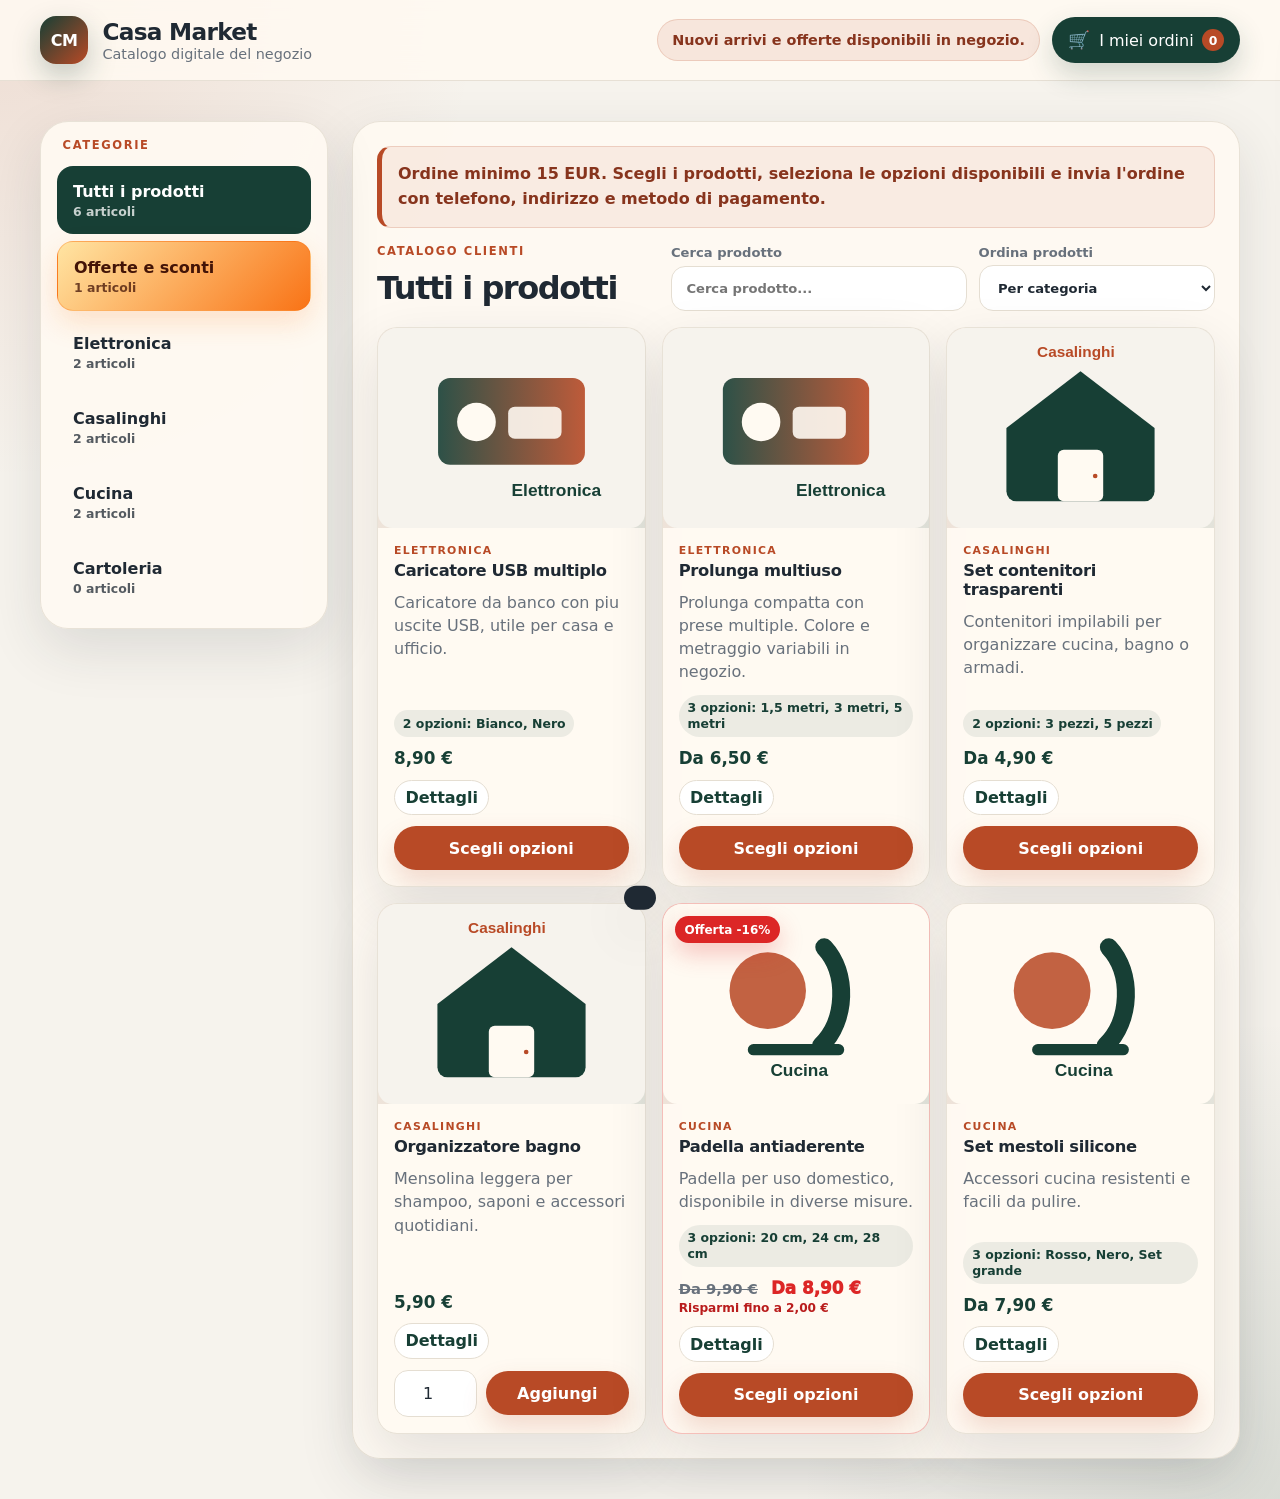
<file: index.html>
<!doctype html>
<html lang="it">
<head>
  <meta charset="utf-8">
  <meta name="viewport" content="width=device-width, initial-scale=1">
  <title>Casa Market - Catalogo clienti</title>
  <meta name="description" content="Catalogo digitale clienti per negozio di casalinghi, prodotti ordinabili per categoria, nome e prezzo.">
  <link rel="stylesheet" href="styles.css">
  <link rel="manifest" href="manifest.webmanifest">
</head>
<body data-page="public">
  <div id="toast" class="toast" aria-live="polite"></div>

  <header class="topbar">
    <button id="openCategories" class="category-toggle" type="button" aria-label="Apri categorie" aria-expanded="false">&#9776;</button>
    <div class="brand-block">
      <div class="logo-mark">CM</div>
      <div>
        <h1 id="shopName">Casa Market</h1>
        <p id="shopSubtitle">Catalogo digitale del negozio</p>
      </div>
    </div>
    <div class="top-actions">
      <div id="topMessage" class="top-message hidden" aria-live="polite"></div>
      <button id="openOrders" class="cart-button" type="button" aria-label="Apri carrello e ordini">
        <span class="cart-icon" aria-hidden="true">&#128722;</span>
        <span>I miei ordini</span>
        <span id="cartBadge" class="badge">0</span>
      </button>
    </div>
  </header>

  <div id="categoryBackdrop" class="category-backdrop hidden"></div>

  <main class="layout">
    <aside class="category-panel" aria-label="Categorie prodotti">
      <div class="category-panel-header">
        <div class="panel-title">Categorie</div>
        <button id="closeCategories" class="icon-button category-close" type="button" aria-label="Chiudi categorie">x</button>
      </div>
      <nav id="categoryList" class="category-list"></nav>
    </aside>

    <section class="catalog-panel">
      <div id="catalogNotice" class="catalog-notice hidden"></div>
      <div class="catalog-heading">
        <div>
          <p class="eyebrow">Catalogo clienti</p>
          <h2 id="activeCategoryTitle">Tutti i prodotti</h2>
        </div>
        <div class="catalog-tools">
          <label>
            Cerca prodotto
            <input id="searchInput" type="search" placeholder="Cerca prodotto..." autocomplete="off">
          </label>
          <label>
            Ordina prodotti
            <select id="productSort">
              <option value="category">Per categoria</option>
              <option value="name">Per nome A-Z</option>
              <option value="price-asc">Prezzo crescente</option>
              <option value="price-desc">Prezzo decrescente</option>
            </select>
          </label>
        </div>
      </div>
      <div id="productGrid" class="product-grid"></div>
      <div id="emptyCatalog" class="empty-state hidden">
        <h3>Nessun prodotto trovato</h3>
        <p>Prova un'altra categoria oppure torna piu tardi.</p>
      </div>
    </section>
  </main>

  <aside id="ordersDrawer" class="drawer" aria-label="Carrello e ordini" aria-hidden="true">
    <div class="drawer-header">
      <div>
        <p class="eyebrow">Cliente</p>
        <h2>Carrello e ordini</h2>
      </div>
      <button id="closeOrders" class="icon-button" type="button" aria-label="Chiudi">x</button>
    </div>

    <div class="drawer-section">
      <h3>Prodotti selezionati</h3>
      <div id="cartItems" class="stack"></div>
      <div class="cart-total">
        <span>Totale indicativo</span>
        <strong id="cartTotal">0,00 EUR</strong>
      </div>
      <form id="checkoutForm" class="checkout-form">
        <p id="minOrderNotice" class="form-hint">Ordine minimo del negozio.</p>
        <label>
          Nome e cognome cliente
          <input id="customerName" type="text" placeholder="Es. Mario Rossi" autocomplete="name" required>
        </label>
        <label>
          Numero di telefono
          <input id="customerContact" type="tel" inputmode="tel" placeholder="Es. 333 1234567" autocomplete="tel" required>
        </label>
        <label>
          Tipo di consegna / indirizzo
          <select id="customerAddressType" required>
            <option value="">Seleziona destinazione</option>
            <option value="Casa / ufficio">Casa / ufficio</option>
            <option value="Mercato martedi">Mercato martedi</option>
            <option value="Mercato mercoledi">Mercato mercoledi</option>
            <option value="Mercato giovedi">Mercato giovedi</option>
          </select>
        </label>
        <label id="customerAddressWrap" class="hidden">
          Indirizzo casa / ufficio
          <input id="customerAddress" type="text" placeholder="Via, numero civico, citta" autocomplete="street-address">
        </label>
        <label>
          Metodo di pagamento
          <select id="customerPayment" required>
            <option value="">Seleziona metodo</option>
            <option value="Contanti alla consegna">Contanti alla consegna</option>
            <option value="Carta alla consegna">Carta alla consegna</option>
            <option value="Altro / da concordare">Altro / da concordare</option>
          </select>
        </label>
        <label>
          Note ordine
          <textarea id="customerNote" rows="3" placeholder="Opzionale: colore, misura, consegna..."></textarea>
        </label>
        <button id="submitOrderButton" class="primary-button" type="submit">Invia ordine</button>
      </form>
    </div>

    <div class="drawer-section">
      <h3>Ordini inviati da questo dispositivo</h3>
      <div id="myOrders" class="stack"></div>
    </div>
  </aside>
  <div id="drawerBackdrop" class="backdrop hidden"></div>

  <section id="productDetailModal" class="modal-shell hidden" aria-label="Dettaglio prodotto" aria-hidden="true">
    <div class="modal-card product-detail-card">
      <button id="closeProductDetail" class="icon-button modal-close" type="button" aria-label="Chiudi">x</button>
      <div id="productDetailBody"></div>
    </div>
  </section>

  <script src="app.js"></script>
</body>
</html>
</file>
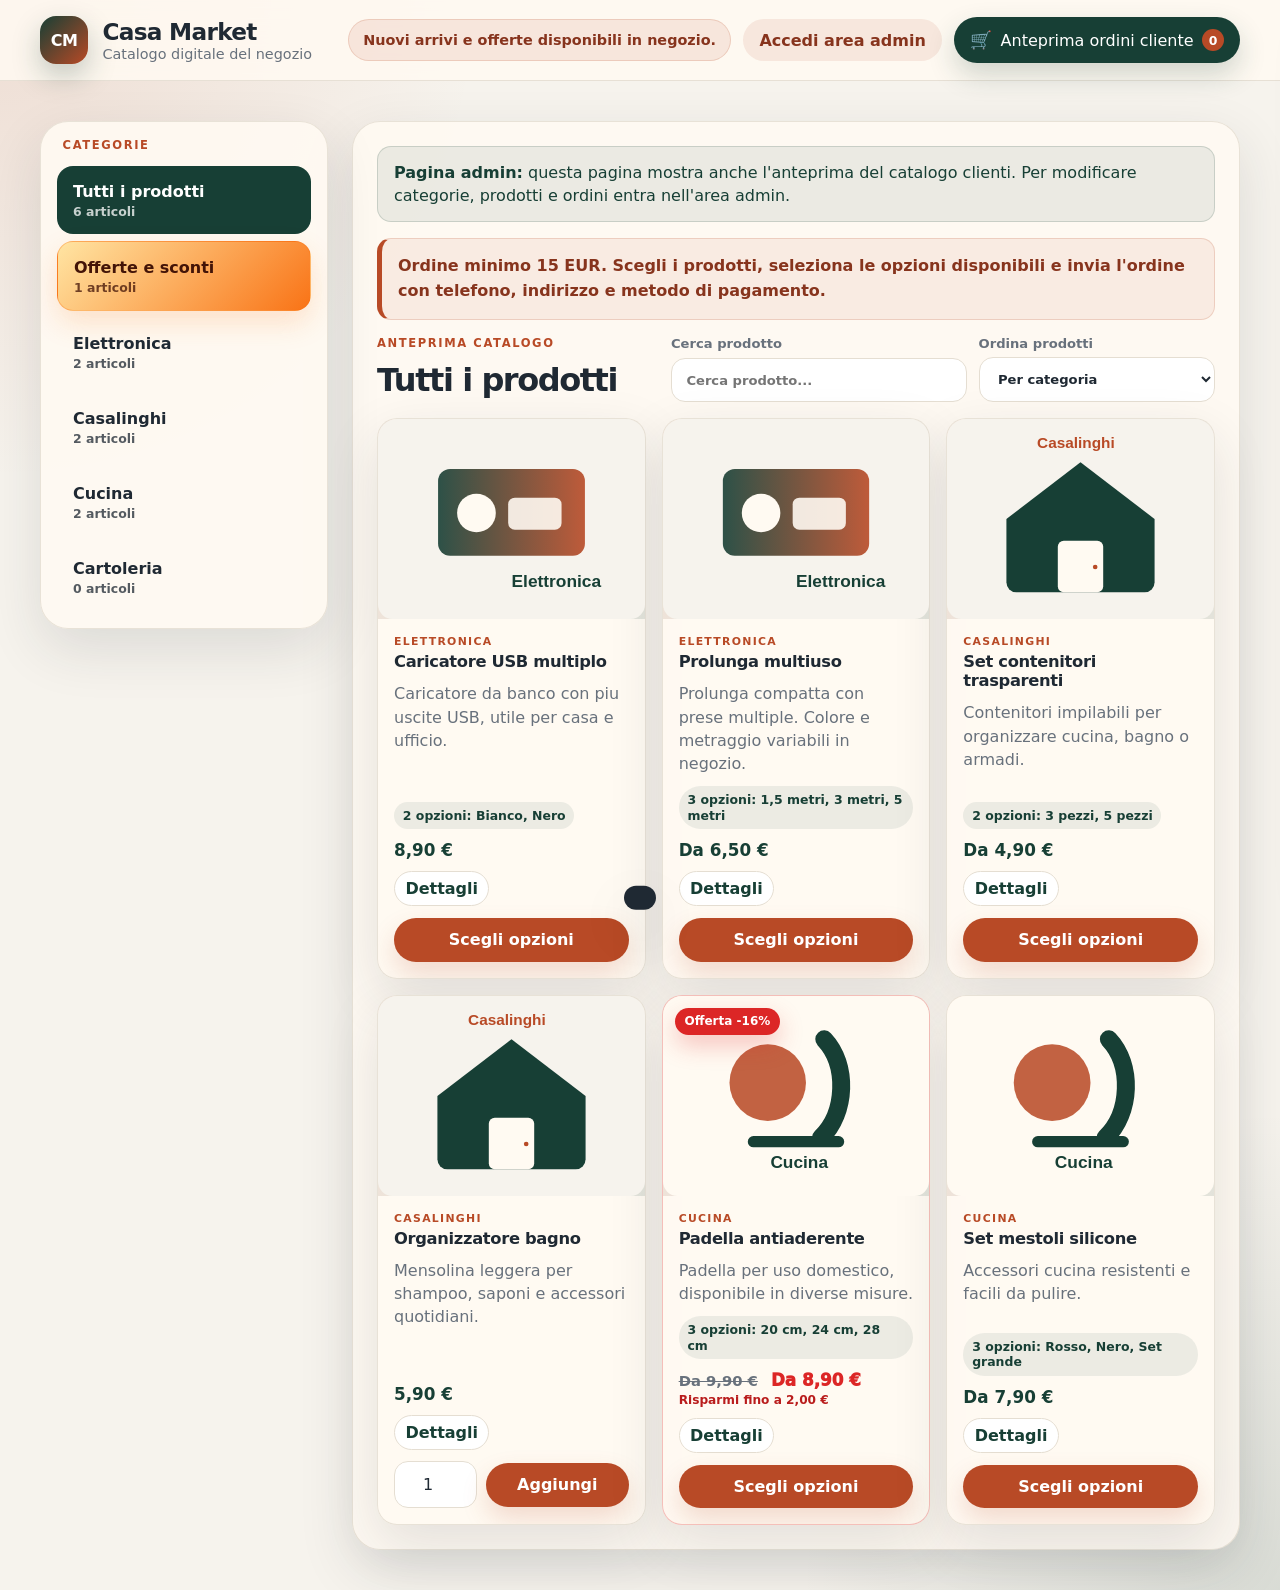
<file: admin.html>
<!doctype html>
<html lang="it">
<head>
  <meta charset="utf-8">
  <meta name="viewport" content="width=device-width, initial-scale=1">
  <title>Casa Market - Area admin</title>
  <meta name="description" content="Pagina amministratore per gestire categorie, prodotti, ordini e QR code del catalogo Casa Market.">
  <meta name="robots" content="noindex, nofollow">
  <link rel="stylesheet" href="styles.css">
  <link rel="manifest" href="manifest.webmanifest">
</head>
<body data-page="admin">
  <div id="toast" class="toast" aria-live="polite"></div>

  <header class="topbar admin-topbar">
    <button id="openCategories" class="category-toggle" type="button" aria-label="Apri categorie" aria-expanded="false">&#9776;</button>
    <div class="brand-block">
      <div class="logo-mark">CM</div>
      <div>
        <h1 id="shopName">Casa Market</h1>
        <p id="shopSubtitle">Catalogo digitale del negozio</p>
      </div>
    </div>
    <div class="top-actions">
      <div id="topMessage" class="top-message hidden" aria-live="polite"></div>
      <button id="adminShortcut" class="ghost-button" type="button">Accedi area admin</button>
      <button id="openOrders" class="cart-button" type="button" aria-label="Apri carrello e ordini">
        <span class="cart-icon" aria-hidden="true">&#128722;</span>
        <span>Anteprima ordini cliente</span>
        <span id="cartBadge" class="badge">0</span>
      </button>
    </div>
  </header>

  <div id="categoryBackdrop" class="category-backdrop hidden"></div>

  <main class="layout">
    <aside class="category-panel" aria-label="Categorie prodotti">
      <div class="category-panel-header">
        <div class="panel-title">Categorie</div>
        <button id="closeCategories" class="icon-button category-close" type="button" aria-label="Chiudi categorie">x</button>
      </div>
      <nav id="categoryList" class="category-list"></nav>
    </aside>

    <section class="catalog-panel">
      <div class="admin-preview-note">
        <strong>Pagina admin:</strong> questa pagina mostra anche l'anteprima del catalogo clienti. Per modificare categorie, prodotti e ordini entra nell'area admin.
      </div>
      <div id="catalogNotice" class="catalog-notice hidden"></div>
      <div class="catalog-heading">
        <div>
          <p class="eyebrow">Anteprima catalogo</p>
          <h2 id="activeCategoryTitle">Tutti i prodotti</h2>
        </div>
        <div class="catalog-tools">
          <label>
            Cerca prodotto
            <input id="searchInput" type="search" placeholder="Cerca prodotto..." autocomplete="off">
          </label>
          <label>
            Ordina prodotti
            <select id="productSort">
              <option value="category">Per categoria</option>
              <option value="name">Per nome A-Z</option>
              <option value="price-asc">Prezzo crescente</option>
              <option value="price-desc">Prezzo decrescente</option>
            </select>
          </label>
        </div>
      </div>
      <div id="productGrid" class="product-grid"></div>
      <div id="emptyCatalog" class="empty-state hidden">
        <h3>Nessun prodotto trovato</h3>
        <p>Prova un'altra categoria oppure aggiungi prodotti dall'area admin.</p>
      </div>
    </section>
  </main>

  <aside id="ordersDrawer" class="drawer" aria-label="Carrello e ordini" aria-hidden="true">
    <div class="drawer-header">
      <div>
        <p class="eyebrow">Anteprima cliente</p>
        <h2>Carrello e ordini</h2>
      </div>
      <button id="closeOrders" class="icon-button" type="button" aria-label="Chiudi">x</button>
    </div>

    <div class="drawer-section">
      <h3>Prodotti selezionati</h3>
      <div id="cartItems" class="stack"></div>
      <div class="cart-total">
        <span>Totale indicativo</span>
        <strong id="cartTotal">0,00 EUR</strong>
      </div>
      <form id="checkoutForm" class="checkout-form">
        <p id="minOrderNotice" class="form-hint">Ordine minimo del negozio.</p>
        <label>
          Nome e cognome cliente
          <input id="customerName" type="text" placeholder="Es. Mario Rossi" autocomplete="name" required>
        </label>
        <label>
          Numero di telefono
          <input id="customerContact" type="tel" inputmode="tel" placeholder="Es. 333 1234567" autocomplete="tel" required>
        </label>
        <label>
          Tipo di consegna / indirizzo
          <select id="customerAddressType" required>
            <option value="">Seleziona destinazione</option>
            <option value="Casa / ufficio">Casa / ufficio</option>
            <option value="Mercato martedi">Mercato martedi</option>
            <option value="Mercato mercoledi">Mercato mercoledi</option>
            <option value="Mercato giovedi">Mercato giovedi</option>
          </select>
        </label>
        <label id="customerAddressWrap" class="hidden">
          Indirizzo casa / ufficio
          <input id="customerAddress" type="text" placeholder="Via, numero civico, citta" autocomplete="street-address">
        </label>
        <label>
          Metodo di pagamento
          <select id="customerPayment" required>
            <option value="">Seleziona metodo</option>
            <option value="Contanti alla consegna">Contanti alla consegna</option>
            <option value="Carta alla consegna">Carta alla consegna</option>
            <option value="Altro / da concordare">Altro / da concordare</option>
          </select>
        </label>
        <label>
          Note ordine
          <textarea id="customerNote" rows="3" placeholder="Opzionale: colore, misura, consegna..."></textarea>
        </label>
        <button id="submitOrderButton" class="primary-button" type="submit">Invia ordine</button>
      </form>
    </div>

    <div class="drawer-section">
      <h3>Ordini inviati da questo dispositivo</h3>
      <div id="myOrders" class="stack"></div>
    </div>
  </aside>
  <div id="drawerBackdrop" class="backdrop hidden"></div>

  <section id="productDetailModal" class="modal-shell hidden" aria-label="Dettaglio prodotto" aria-hidden="true">
    <div class="modal-card product-detail-card">
      <button id="closeProductDetail" class="icon-button modal-close" type="button" aria-label="Chiudi">x</button>
      <div id="productDetailBody"></div>
    </div>
  </section>

  <section id="adminModal" class="modal-shell hidden" aria-label="Area amministratore" aria-hidden="true">
    <div class="modal-card admin-card">
      <button id="closeAdmin" class="icon-button modal-close" type="button" aria-label="Chiudi">x</button>

      <div id="adminLogin" class="admin-login">
        <p class="eyebrow">Area riservata</p>
        <h2>Accesso admin</h2>
        <p class="muted">Inserisci il codice admin del negozio.</p>
        <form id="adminLoginForm" class="inline-form">
          <input id="adminPinInput" type="password" placeholder="Codice admin" autocomplete="current-password" required>
          <button class="primary-button" type="submit">Entra</button>
        </form>
      </div>

      <div id="adminPanel" class="admin-panel hidden">
        <div class="admin-header">
          <div>
            <p class="eyebrow">Gestione negozio</p>
            <h2>Pannello admin</h2>
            <p class="muted small">Da qui puoi aggiungere categorie, caricare prodotti con foto, descrizione e prezzo, e sistemare la disposizione del catalogo.</p>
          </div>
          <button id="adminLogout" class="ghost-button" type="button">Esci</button>
        </div>

        <div class="admin-tabs" role="tablist" aria-label="Sezioni admin">
          <button class="tab-button active" data-tab="settings" type="button">Negozio</button>
          <button class="tab-button" data-tab="categories" type="button">Categorie</button>
          <button class="tab-button" data-tab="products" type="button">Prodotti</button>
          <button class="tab-button" data-tab="orders" type="button">Ordini</button>
          <button class="tab-button" data-tab="qr" type="button">QR code</button>
        </div>

        <div class="admin-content">
          <section class="tab-page active" data-page="settings">
            <h3>Impostazioni negozio</h3>
            <form id="settingsForm" class="grid-form">
              <label>
                Nome negozio
                <input id="settingShopName" type="text" required>
              </label>
              <label>
                Sottotitolo
                <input id="settingSubtitle" type="text" required>
              </label>
              <label>
                Spesa minima generale/predefinita
                <input id="settingMinOrderTotal" type="number" step="0.01" min="0" placeholder="Es. 15.00" required>
              </label>
              <div class="destination-minimums full-span">
                <div>
                  <strong>Spesa minima per destinazione</strong>
                  <p class="muted small">Imposta il minimo d'ordine richiesto per ogni tipo di consegna. Il cliente potra inviare l'ordine solo se raggiunge il minimo della destinazione scelta.</p>
                </div>
                <div class="destination-min-grid">
                  <label>
                    Casa / ufficio
                    <input type="number" step="0.01" min="0" data-min-destination="Casa / ufficio" placeholder="Es. 15.00" required>
                  </label>
                  <label>
                    Mercato martedi
                    <input type="number" step="0.01" min="0" data-min-destination="Mercato martedi" placeholder="Es. 15.00" required>
                  </label>
                  <label>
                    Mercato mercoledi
                    <input type="number" step="0.01" min="0" data-min-destination="Mercato mercoledi" placeholder="Es. 15.00" required>
                  </label>
                  <label>
                    Mercato giovedi
                    <input type="number" step="0.01" min="0" data-min-destination="Mercato giovedi" placeholder="Es. 15.00" required>
                  </label>
                </div>
              </div>
              <label class="full-span">
                Casella informativa sopra il catalogo clienti
                <textarea id="settingCatalogNotice" rows="3" placeholder="Es. Ordine minimo 15 EUR. Consegna disponibile in giornata..."></textarea>
              </label>
              <label class="full-span">
                Messaggio in primo piano in alto
                <input id="settingTopMessage" type="text" placeholder="Es. Nuovi arrivi, promozioni, comunicazioni importanti...">
              </label>
              <button class="primary-button full-span" type="submit">Salva impostazioni</button>
            </form>
          </section>

          <section class="tab-page" data-page="categories">
            <div class="admin-section-heading">
              <div>
                <h3>Categorie verticali</h3>
                <p class="muted">L'admin puo aggiungere, rinominare, eliminare e riordinare le categorie visibili agli utenti.</p>
              </div>
            </div>
            <form id="categoryForm" class="inline-form">
              <input id="categoryNameInput" type="text" placeholder="Nome categoria, es. Elettronica" required>
              <button class="primary-button" type="submit">Aggiungi categoria</button>
            </form>
            <div id="adminCategoryList" class="admin-list"></div>
          </section>

          <section class="tab-page" data-page="products">
            <div class="split-grid">
              <div>
                <h3>Aggiungi o modifica prodotto</h3>
                <p class="muted small">Scegli la categoria, carica la foto, scrivi descrizione, prezzo, varianti ed eventuale offerta, poi salva il prodotto.</p>
                <form id="productForm" class="grid-form">
                  <input id="editingProductId" type="hidden">
                  <label>
                    Categoria
                    <select id="productCategorySelect" required></select>
                  </label>
                  <label>
                    Nome prodotto
                    <input id="productNameInput" type="text" placeholder="Es. Set contenitori" required>
                  </label>
                  <label>
                    Prezzo indicativo
                    <input id="productPriceInput" type="number" step="0.01" min="0" placeholder="Es. 4.90">
                  </label>
                  <label class="checkbox-row sale-checkbox-row">
                    <input id="productSaleEnabledInput" type="checkbox">
                    <span>Prodotto in offerta</span>
                  </label>
                  <label>
                    Prezzo offerta indicativo
                    <input id="productSalePriceInput" type="number" step="0.01" min="0" placeholder="Solo se non ci sono varianti">
                  </label>
                  <p class="form-hint full-span sale-form-hint">Se il prodotto ha misure, colori o grandezze diverse, inserisci il prezzo offerta dentro ogni variante. Il prezzo offerta deve essere piu basso del prezzo normale.</p>
                  <div class="variant-editor full-span">
                    <div class="variant-editor-head">
                      <div>
                        <strong>Varianti prodotto</strong>
                        <p class="muted small">Opzionale: aggiungi misure, grandezze, colori o versioni diverse con prezzo specifico.</p>
                      </div>
                      <button id="addVariantRow" class="mini-button" type="button">Aggiungi variante</button>
                    </div>
                    <div id="productVariantsList" class="variant-list"></div>
                  </div>
                  <label>
                    Foto prodotto
                    <input id="productImageInput" type="file" accept="image/*">
                  </label>
                  <label class="checkbox-row">
                    <input id="productEnabledInput" type="checkbox" checked>
                    <span>Prodotto visibile agli utenti</span>
                  </label>
                  <label class="full-span">
                    Descrizione
                    <textarea id="productDescInput" rows="5" placeholder="Materiale, dimensioni, colore, disponibilita..."></textarea>
                  </label>
                  <div class="form-actions full-span">
                    <button class="primary-button" type="submit">Salva prodotto</button>
                    <button id="resetProductForm" class="ghost-button" type="button">Pulisci</button>
                  </div>
                </form>
              </div>
              <div>
                <div class="admin-section-heading compact">
                  <h3>Prodotti caricati</h3>
                  <select id="adminProductFilter"></select>
                </div>
                <div id="adminProductList" class="admin-list product-admin-list"></div>
              </div>
            </div>
          </section>

          <section class="tab-page" data-page="orders">
            <div class="admin-section-heading">
              <div>
                <h3>Ordini ricevuti</h3>
                <p class="muted">Gli ordini sono salvati in questo browser. Per usarli su piu dispositivi serve un database.</p>
              </div>
              <button id="clearCompletedOrders" class="danger-button" type="button">Cancella ordini chiusi</button>
            </div>
            <div id="adminOrdersList" class="admin-list"></div>
          </section>

          <section class="tab-page" data-page="qr">
            <h3>QR code per clienti</h3>
            <p class="muted">Dopo aver pubblicato il sito online, incolla qui il link pubblico della pagina clienti, cioe index.html, e genera il QR da stampare.</p>
            <div class="qr-grid">
              <form id="qrForm" class="grid-form">
                <label class="full-span">
                  Link pubblico della pagina clienti
                  <input id="qrUrlInput" type="url" placeholder="https://nome-negozio.netlify.app/index.html" required>
                </label>
                <button class="primary-button" type="submit">Genera QR</button>
              </form>
              <div class="qr-preview-card">
                <div id="qrPlaceholder" class="qr-placeholder">QR</div>
                <img id="qrImage" class="qr-image hidden" alt="QR code del catalogo clienti">
                <a id="downloadQr" class="ghost-button hidden" href="#" download="qr-catalogo-clienti.png">Scarica QR</a>
                <p class="muted small">Il QR deve portare alla pagina clienti, non alla pagina admin.</p>
              </div>
            </div>
          </section>
        </div>
      </div>
    </div>
  </section>

  <script src="app.js"></script>
</body>
</html>
</file>
<file: styles.css>
:root {
  --bg: #f6f3ed;
  --surface: #fffaf2;
  --surface-strong: #ffffff;
  --text: #1f2933;
  --muted: #68717c;
  --line: #e5ded2;
  --primary: #b84a26;
  --primary-dark: #87341d;
  --accent: #173f35;
  --danger: #b42318;
  --shadow: 0 20px 55px rgba(31, 41, 51, 0.12);
  --radius-xl: 28px;
  --radius-lg: 20px;
  --radius-md: 14px;
  --radius-sm: 10px;
}

* {
  box-sizing: border-box;
}

body {
  margin: 0;
  font-family: Inter, ui-sans-serif, system-ui, -apple-system, BlinkMacSystemFont, "Segoe UI", sans-serif;
  color: var(--text);
  background:
    radial-gradient(circle at top left, rgba(184, 74, 38, 0.13), transparent 30rem),
    radial-gradient(circle at bottom right, rgba(23, 63, 53, 0.13), transparent 30rem),
    var(--bg);
  min-height: 100vh;
}

button,
input,
textarea,
select {
  font: inherit;
}

button {
  cursor: pointer;
}

.topbar {
  position: sticky;
  top: 0;
  z-index: 40;
  display: flex;
  align-items: center;
  justify-content: space-between;
  gap: 1rem;
  padding: 1rem clamp(1rem, 4vw, 2.5rem);
  background: rgba(255, 250, 242, 0.87);
  backdrop-filter: blur(18px);
  border-bottom: 1px solid rgba(229, 222, 210, 0.9);
}

.brand-block {
  display: flex;
  align-items: center;
  gap: 0.9rem;
}

.logo-mark {
  width: 3rem;
  height: 3rem;
  border-radius: 1rem;
  display: grid;
  place-items: center;
  color: #fff;
  font-weight: 800;
  background: linear-gradient(135deg, var(--accent), var(--primary));
  letter-spacing: -0.04em;
  box-shadow: 0 12px 28px rgba(23, 63, 53, 0.25);
}

h1,
h2,
h3,
p {
  margin-top: 0;
}

h1 {
  margin-bottom: 0.08rem;
  font-size: clamp(1.05rem, 2vw, 1.45rem);
  letter-spacing: -0.03em;
}

h2 {
  font-size: clamp(1.35rem, 2.5vw, 2.1rem);
  letter-spacing: -0.045em;
  margin-bottom: 0.2rem;
}

h3 {
  font-size: 1rem;
  margin-bottom: 0.75rem;
}

#shopSubtitle,
.muted {
  color: var(--muted);
}

#shopSubtitle {
  margin-bottom: 0;
  font-size: 0.9rem;
}

.top-actions {
  display: flex;
  align-items: center;
  gap: 0.75rem;
}

.cart-button,
.primary-button,
.ghost-button,
.danger-button,
.icon-button,
.tab-button {
  border: 0;
  border-radius: 999px;
  transition: transform 0.18s ease, background 0.18s ease, box-shadow 0.18s ease;
}

.cart-button:hover,
.primary-button:hover,
.ghost-button:hover,
.danger-button:hover,
.icon-button:hover,
.tab-button:hover {
  transform: translateY(-1px);
}

.cart-button {
  display: inline-flex;
  align-items: center;
  gap: 0.55rem;
  background: var(--accent);
  color: #fff;
  padding: 0.75rem 1rem;
  box-shadow: 0 12px 28px rgba(23, 63, 53, 0.2);
}

.cart-icon {
  font-size: 1.1rem;
}

.badge {
  min-width: 1.35rem;
  height: 1.35rem;
  padding: 0 0.3rem;
  display: inline-grid;
  place-items: center;
  background: var(--primary);
  color: #fff;
  border-radius: 999px;
  font-size: 0.78rem;
  font-weight: 800;
}

.primary-button {
  background: var(--primary);
  color: #fff;
  padding: 0.78rem 1.05rem;
  font-weight: 750;
  box-shadow: 0 12px 26px rgba(184, 74, 38, 0.18);
}

.primary-button:hover {
  background: var(--primary-dark);
}

.primary-button:disabled,
.primary-button:disabled:hover {
  background: #c8bdb0;
  color: #fffaf2;
  box-shadow: none;
  cursor: not-allowed;
  transform: none;
}

.ghost-button {
  background: rgba(23, 63, 53, 0.08);
  color: var(--accent);
  padding: 0.72rem 1rem;
  font-weight: 700;
}

.danger-button {
  background: rgba(180, 35, 24, 0.1);
  color: var(--danger);
  padding: 0.72rem 1rem;
  font-weight: 700;
}

.icon-button {
  width: 2.55rem;
  height: 2.55rem;
  background: rgba(31, 41, 51, 0.08);
  color: var(--text);
  font-weight: 900;
}

.layout {
  display: grid;
  grid-template-columns: minmax(13rem, 18rem) 1fr;
  gap: clamp(1rem, 3vw, 1.5rem);
  padding: clamp(1rem, 4vw, 2.5rem);
  max-width: 1480px;
  margin: 0 auto;
}

.category-panel,
.catalog-panel,
.modal-card,
.drawer,
.product-card,
.admin-list-item,
.qr-preview-card,
.empty-state {
  background: rgba(255, 250, 242, 0.9);
  border: 1px solid rgba(229, 222, 210, 0.86);
  box-shadow: var(--shadow);
}

.category-panel {
  position: sticky;
  top: 6rem;
  align-self: start;
  padding: 1rem;
  border-radius: var(--radius-xl);
  max-height: calc(100vh - 7rem);
  overflow: auto;
}

.panel-title,
.eyebrow {
  color: var(--primary);
  text-transform: uppercase;
  letter-spacing: 0.14em;
  font-size: 0.72rem;
  font-weight: 850;
}

.panel-title {
  margin: 0 0 0.9rem 0.35rem;
}

.category-list {
  display: grid;
  gap: 0.45rem;
}

.category-button {
  width: 100%;
  border: 0;
  text-align: left;
  border-radius: 1rem;
  padding: 0.95rem 1rem;
  background: transparent;
  color: var(--text);
  font-weight: 760;
}

.category-button:hover,
.category-button.active {
  background: var(--accent);
  color: #fff;
}

.category-count {
  display: block;
  margin-top: 0.22rem;
  font-size: 0.78rem;
  font-weight: 600;
  opacity: 0.76;
}

.catalog-panel {
  min-height: 70vh;
  border-radius: var(--radius-xl);
  padding: clamp(1rem, 3vw, 1.5rem);
}

.catalog-heading {
  display: flex;
  justify-content: space-between;
  align-items: flex-end;
  gap: 1rem;
  margin-bottom: 1rem;
}

.search-wrap {
  min-width: min(21rem, 100%);
}

input,
textarea,
select {
  width: 100%;
  border: 1px solid var(--line);
  border-radius: var(--radius-md);
  background: #fff;
  color: var(--text);
  padding: 0.82rem 0.9rem;
  outline: none;
}

input:focus,
textarea:focus,
select:focus {
  border-color: var(--primary);
  box-shadow: 0 0 0 4px rgba(184, 74, 38, 0.12);
}

.product-grid {
  display: grid;
  grid-template-columns: repeat(auto-fill, minmax(230px, 1fr));
  gap: 1rem;
}

.product-card {
  border-radius: var(--radius-lg);
  overflow: hidden;
  display: flex;
  flex-direction: column;
  min-height: 100%;
}

.product-image {
  aspect-ratio: 4 / 3;
  background: linear-gradient(135deg, rgba(184, 74, 38, 0.12), rgba(23, 63, 53, 0.12));
  overflow: hidden;
}

.product-image img {
  width: 100%;
  height: 100%;
  object-fit: cover;
  display: block;
}

.product-body {
  padding: 1rem;
  display: flex;
  flex-direction: column;
  gap: 0.7rem;
  flex: 1;
}

.product-body h3 {
  margin-bottom: 0;
  font-size: 1.02rem;
  letter-spacing: -0.02em;
}

.product-description {
  color: var(--muted);
  line-height: 1.45;
  margin-bottom: 0;
  flex: 1;
}

.product-price {
  font-size: 1.05rem;
  font-weight: 850;
  color: var(--accent);
}

.quantity-row {
  display: grid;
  grid-template-columns: 5.2rem 1fr;
  gap: 0.55rem;
  align-items: center;
}

.quantity-row input {
  text-align: center;
}

.drawer {
  position: fixed;
  inset: 0 0 0 auto;
  z-index: 80;
  width: min(100vw, 440px);
  padding: 1.1rem;
  border-radius: var(--radius-xl) 0 0 var(--radius-xl);
  transform: translateX(110%);
  transition: transform 0.22s ease;
  overflow: auto;
}

.drawer.open {
  transform: translateX(0);
}

.drawer-header,
.admin-header,
.admin-section-heading,
.cart-total,
.item-row,
.order-top,
.product-admin-top {
  display: flex;
  justify-content: space-between;
  gap: 1rem;
  align-items: center;
}

.drawer-section {
  border-top: 1px solid var(--line);
  padding-top: 1rem;
  margin-top: 1rem;
}

.stack {
  display: grid;
  gap: 0.75rem;
}

.cart-item,
.order-card {
  background: rgba(255, 255, 255, 0.7);
  border: 1px solid var(--line);
  border-radius: var(--radius-lg);
  padding: 0.85rem;
}

.item-row {
  align-items: flex-start;
}

.item-title {
  font-weight: 800;
  margin-bottom: 0.2rem;
}

.item-meta,
.small {
  color: var(--muted);
  font-size: 0.86rem;
}

.item-controls {
  display: flex;
  gap: 0.4rem;
  align-items: center;
}

.item-controls button {
  width: 2rem;
  height: 2rem;
  border-radius: 999px;
  border: 1px solid var(--line);
  background: #fff;
  font-weight: 900;
}

.cart-total {
  padding: 0.9rem 0;
  font-size: 1.05rem;
}

.checkout-form,
.grid-form {
  display: grid;
  gap: 0.85rem;
}

.checkout-form label,
.grid-form label {
  display: grid;
  gap: 0.35rem;
  font-weight: 720;
}

.form-hint {
  margin: 0;
  padding: 0.72rem 0.85rem;
  border-radius: var(--radius-md);
  background: rgba(184, 74, 38, 0.1);
  color: var(--primary-dark);
  font-weight: 750;
}

.form-hint.ok {
  background: rgba(23, 63, 53, 0.1);
  color: var(--accent);
}

.backdrop {
  position: fixed;
  inset: 0;
  z-index: 70;
  background: rgba(31, 41, 51, 0.42);
  backdrop-filter: blur(5px);
}

.modal-shell {
  position: fixed;
  inset: 0;
  z-index: 100;
  display: grid;
  place-items: center;
  padding: 1rem;
  background: rgba(31, 41, 51, 0.42);
  backdrop-filter: blur(8px);
}

.modal-card {
  position: relative;
  border-radius: var(--radius-xl);
  width: min(1100px, 100%);
  max-height: 92vh;
  overflow: auto;
  padding: clamp(1rem, 3vw, 1.5rem);
}

.modal-close {
  position: absolute;
  top: 1rem;
  right: 1rem;
}

.admin-login {
  max-width: 460px;
  padding: 1rem 2.8rem 1rem 0;
}

.inline-form {
  display: flex;
  gap: 0.65rem;
  align-items: center;
}

.inline-form input {
  min-width: 0;
}

.admin-tabs {
  display: flex;
  gap: 0.55rem;
  flex-wrap: wrap;
  margin: 1rem 0;
  border-bottom: 1px solid var(--line);
  padding-bottom: 0.75rem;
}

.tab-button {
  padding: 0.72rem 0.95rem;
  background: rgba(31, 41, 51, 0.07);
  color: var(--text);
  font-weight: 760;
}

.tab-button.active {
  background: var(--accent);
  color: #fff;
}

.tab-page {
  display: none;
}

.tab-page.active {
  display: block;
}

.grid-form {
  grid-template-columns: repeat(2, minmax(0, 1fr));
}

.full-span {
  grid-column: 1 / -1;
}

.form-actions {
  display: flex;
  gap: 0.6rem;
  flex-wrap: wrap;
}

.checkbox-row {
  display: flex !important;
  align-items: center;
  gap: 0.55rem !important;
  align-self: end;
}

.checkbox-row input {
  width: auto;
}

.admin-list {
  display: grid;
  gap: 0.7rem;
  margin-top: 1rem;
}

.admin-list-item {
  border-radius: var(--radius-lg);
  padding: 0.85rem;
}

.admin-row-actions {
  display: flex;
  gap: 0.4rem;
  flex-wrap: wrap;
}

.mini-button {
  border: 1px solid var(--line);
  background: #fff;
  color: var(--text);
  border-radius: 999px;
  padding: 0.45rem 0.65rem;
  font-weight: 800;
}

.mini-button.danger {
  color: var(--danger);
  border-color: rgba(180, 35, 24, 0.25);
}

.split-grid {
  display: grid;
  grid-template-columns: minmax(280px, 0.9fr) minmax(320px, 1.1fr);
  gap: 1.25rem;
}

.compact {
  margin-bottom: 0.65rem;
}

.compact select {
  max-width: 220px;
}

.product-admin-list .admin-list-item {
  display: grid;
  gap: 0.6rem;
}

.admin-product-thumb {
  width: 64px;
  height: 64px;
  border-radius: 14px;
  overflow: hidden;
  flex: 0 0 auto;
  background: linear-gradient(135deg, rgba(184, 74, 38, 0.14), rgba(23, 63, 53, 0.14));
}

.admin-product-thumb img {
  width: 100%;
  height: 100%;
  object-fit: cover;
}

.product-admin-top {
  justify-content: flex-start;
}

.status-pill {
  display: inline-flex;
  align-items: center;
  border-radius: 999px;
  padding: 0.25rem 0.55rem;
  background: rgba(23, 63, 53, 0.1);
  color: var(--accent);
  font-weight: 800;
  font-size: 0.78rem;
}

.qr-grid {
  display: grid;
  grid-template-columns: minmax(280px, 1fr) 280px;
  gap: 1rem;
  align-items: start;
}

.qr-preview-card {
  border-radius: var(--radius-lg);
  padding: 1rem;
  text-align: center;
}

.qr-placeholder,
.qr-image {
  width: 220px;
  height: 220px;
  max-width: 100%;
  margin: 0 auto 0.9rem;
  border-radius: 18px;
}

.qr-placeholder {
  display: grid;
  place-items: center;
  background: repeating-linear-gradient(45deg, #fff, #fff 8px, #f0e8dc 8px, #f0e8dc 16px);
  color: var(--muted);
  font-weight: 900;
  font-size: 2rem;
  border: 1px solid var(--line);
}

.qr-image {
  display: block;
  object-fit: contain;
  border: 1px solid var(--line);
  background: #fff;
}

.empty-state {
  border-radius: var(--radius-lg);
  padding: 2rem;
  text-align: center;
}

.toast {
  position: fixed;
  left: 50%;
  bottom: 1.2rem;
  transform: translate(-50%, 120%);
  z-index: 130;
  background: var(--text);
  color: #fff;
  padding: 0.75rem 1rem;
  border-radius: 999px;
  box-shadow: var(--shadow);
  transition: transform 0.2s ease;
  max-width: min(92vw, 520px);
  text-align: center;
}

.toast.show {
  transform: translate(-50%, 0);
}

.hidden {
  display: none !important;
}

@media (max-width: 920px) {
  .layout {
    grid-template-columns: 1fr;
  }

  .category-panel {
    position: static;
    max-height: none;
  }

  .category-list {
    display: flex;
    overflow-x: auto;
    padding-bottom: 0.2rem;
  }

  .category-button {
    min-width: 11.5rem;
  }

  .catalog-heading,
  .drawer-header,
  .admin-section-heading {
    align-items: flex-start;
    flex-direction: column;
  }

  .split-grid,
  .qr-grid {
    grid-template-columns: 1fr;
  }
}

@media (max-width: 620px) {
  .topbar {
    align-items: flex-start;
    flex-direction: column;
  }

  .top-actions {
    width: 100%;
    justify-content: space-between;
  }

  .ghost-button,
  .cart-button,
  .primary-button,
  .danger-button {
    padding-inline: 0.82rem;
  }

  .catalog-heading {
    margin-bottom: 0.8rem;
  }

  .search-wrap {
    min-width: 100%;
  }

  .grid-form,
  .inline-form {
    grid-template-columns: 1fr;
    display: grid;
  }

  .drawer {
    width: 100vw;
    border-radius: 0;
  }
}

.catalog-tools {
  display: grid;
  grid-template-columns: minmax(180px, 1fr) minmax(180px, 0.8fr);
  gap: 0.75rem;
  min-width: min(34rem, 100%);
}

.catalog-tools label {
  display: grid;
  gap: 0.35rem;
  color: var(--muted);
  font-size: 0.84rem;
  font-weight: 720;
}

.product-card {
  cursor: pointer;
}

.product-card:hover,
.product-card:focus-visible {
  transform: translateY(-2px);
  outline: none;
  box-shadow: 0 24px 60px rgba(31, 41, 51, 0.16);
}

.click-hint {
  color: var(--primary);
  font-size: 0.72rem;
  font-weight: 850;
  text-transform: uppercase;
  letter-spacing: 0.1em;
}

.product-detail-card {
  width: min(940px, 100%);
}

.product-detail-grid {
  display: grid;
  grid-template-columns: minmax(240px, 0.85fr) minmax(280px, 1fr);
  gap: clamp(1rem, 3vw, 1.5rem);
  align-items: start;
  padding-top: 1rem;
}

.product-detail-image {
  border-radius: var(--radius-xl);
  overflow: hidden;
  background: linear-gradient(135deg, rgba(184, 74, 38, 0.12), rgba(23, 63, 53, 0.12));
  aspect-ratio: 4 / 3;
}

.product-detail-image img {
  width: 100%;
  height: 100%;
  object-fit: cover;
  display: block;
}

.product-detail-info {
  display: grid;
  gap: 0.85rem;
  padding-right: 2.7rem;
}

.detail-price {
  font-size: 1.35rem;
}

.detail-description {
  color: var(--muted);
  line-height: 1.6;
  margin-bottom: 0;
  white-space: pre-wrap;
}

.detail-quantity-row {
  max-width: 420px;
}

.admin-preview-note {
  margin-bottom: 1rem;
  padding: 0.8rem 1rem;
  border-radius: var(--radius-md);
  background: rgba(23, 63, 53, 0.08);
  color: var(--accent);
  line-height: 1.45;
}

@media (max-width: 920px) {
  .catalog-tools,
  .product-detail-grid {
    grid-template-columns: 1fr;
  }

  .product-detail-info {
    padding-right: 0;
  }
}

.catalog-tools {
  display: grid;
  grid-template-columns: minmax(190px, 1fr) minmax(190px, 0.8fr);
  gap: 0.75rem;
  width: min(520px, 100%);
}

.catalog-tools label {
  display: grid;
  gap: 0.35rem;
  color: var(--muted);
  font-size: 0.82rem;
  font-weight: 760;
}

.admin-preview-note {
  margin-bottom: 1rem;
  padding: 0.85rem 1rem;
  border: 1px solid rgba(23, 63, 53, 0.16);
  border-radius: var(--radius-md);
  background: rgba(23, 63, 53, 0.08);
  color: var(--accent);
  line-height: 1.45;
}

.clickable-product {
  cursor: pointer;
}

.clickable-product:hover {
  transform: translateY(-2px);
  box-shadow: 0 24px 58px rgba(31, 41, 51, 0.16);
}

.clickable-product:focus-visible {
  outline: 4px solid rgba(184, 74, 38, 0.25);
  outline-offset: 4px;
}

.product-category-label {
  color: var(--primary);
  text-transform: uppercase;
  letter-spacing: 0.12em;
  font-size: 0.68rem;
  font-weight: 850;
  margin-bottom: 0.25rem;
}

.product-card-actions {
  display: flex;
  justify-content: flex-start;
}

.detail-button {
  color: var(--accent);
}

.product-detail-card {
  width: min(900px, 100%);
}

.product-detail-grid {
  display: grid;
  grid-template-columns: minmax(260px, 0.95fr) minmax(280px, 1.05fr);
  gap: clamp(1rem, 3vw, 1.5rem);
  align-items: start;
}

.product-detail-image {
  overflow: hidden;
  border-radius: var(--radius-lg);
  background: linear-gradient(135deg, rgba(184, 74, 38, 0.12), rgba(23, 63, 53, 0.12));
  border: 1px solid var(--line);
}

.product-detail-image img {
  width: 100%;
  aspect-ratio: 4 / 3;
  object-fit: cover;
  display: block;
}

.product-detail-info {
  padding-right: 2.4rem;
}

.product-detail-description {
  color: var(--muted);
  line-height: 1.6;
  margin: 1rem 0;
}

.product-detail-price {
  font-size: clamp(1.5rem, 3vw, 2.1rem);
  font-weight: 900;
  color: var(--accent);
  margin-bottom: 1rem;
}

.product-detail-actions {
  display: grid;
  grid-template-columns: minmax(7rem, 0.45fr) 1fr;
  gap: 0.75rem;
  align-items: end;
}

.product-detail-actions label {
  display: grid;
  gap: 0.35rem;
  font-weight: 760;
}

.admin-topbar .ghost-button {
  background: rgba(184, 74, 38, 0.1);
  color: var(--primary-dark);
}

@media (max-width: 920px) {
  .catalog-tools,
  .product-detail-grid,
  .product-detail-actions {
    grid-template-columns: 1fr;
  }

  .product-detail-info {
    padding-right: 0;
  }
}

@media (max-width: 620px) {
  .catalog-tools {
    width: 100%;
  }

  .top-actions {
    flex-wrap: wrap;
  }
}

.product-card {
  transition: transform 0.18s ease, box-shadow 0.18s ease;
}

.top-message {
  max-width: min(34rem, 42vw);
  padding: 0.7rem 0.9rem;
  border: 1px solid rgba(184, 74, 38, 0.18);
  border-radius: 999px;
  background: rgba(184, 74, 38, 0.1);
  color: var(--primary-dark);
  font-weight: 800;
  font-size: 0.9rem;
  line-height: 1.25;
  white-space: nowrap;
  overflow: hidden;
  text-overflow: ellipsis;
}

.catalog-notice {
  margin-bottom: 1rem;
  padding: 0.95rem 1rem;
  border: 1px solid rgba(184, 74, 38, 0.18);
  border-left: 5px solid var(--primary);
  border-radius: var(--radius-md);
  background: rgba(184, 74, 38, 0.08);
  color: var(--primary-dark);
  line-height: 1.55;
  font-weight: 720;
  white-space: pre-wrap;
}

.variant-summary {
  display: inline-flex;
  align-self: flex-start;
  padding: 0.35rem 0.55rem;
  border-radius: 999px;
  background: rgba(23, 63, 53, 0.08);
  color: var(--accent);
  font-size: 0.78rem;
  font-weight: 800;
  line-height: 1.25;
}

.single-action-row {
  grid-template-columns: 1fr;
}

.full-button {
  width: 100%;
}

.variant-chooser {
  display: grid;
  gap: 0.6rem;
  margin-top: 0.4rem;
}

.variant-title {
  color: var(--text);
  font-weight: 850;
}

.variant-options {
  display: grid;
  gap: 0.55rem;
}

.variant-option {
  display: grid;
  grid-template-columns: auto 1fr auto;
  gap: 0.65rem;
  align-items: center;
  padding: 0.75rem 0.85rem;
  border: 1px solid var(--line);
  border-radius: var(--radius-md);
  background: rgba(255, 255, 255, 0.72);
  cursor: pointer;
}

.variant-option:has(input:checked) {
  border-color: var(--primary);
  box-shadow: 0 0 0 4px rgba(184, 74, 38, 0.1);
}

.variant-option input {
  width: auto;
}

.variant-option span {
  font-weight: 800;
}

.variant-option strong {
  color: var(--accent);
}

.variant-editor {
  display: grid;
  gap: 0.75rem;
  padding: 0.85rem;
  border: 1px dashed rgba(23, 63, 53, 0.32);
  border-radius: var(--radius-lg);
  background: rgba(23, 63, 53, 0.05);
}

.variant-editor-head {
  display: flex;
  justify-content: space-between;
  gap: 0.8rem;
  align-items: center;
}

.variant-editor-head p {
  margin-bottom: 0;
}

.variant-list {
  display: grid;
  gap: 0.65rem;
}

.variant-row {
  display: grid;
  grid-template-columns: minmax(150px, 1fr) minmax(110px, 0.55fr) auto;
  gap: 0.6rem;
  align-items: end;
  padding: 0.7rem;
  border: 1px solid var(--line);
  border-radius: var(--radius-md);
  background: rgba(255, 255, 255, 0.72);
}

.variant-row label {
  display: grid;
  gap: 0.3rem;
}

@media (max-width: 920px) {
  .top-message {
    max-width: 100%;
    white-space: normal;
    border-radius: var(--radius-md);
  }

  .variant-editor-head,
  .variant-row {
    grid-template-columns: 1fr;
    align-items: stretch;
  }
}

.category-button.discount-category {
  background: linear-gradient(135deg, #ffe5a3, #f97316);
  color: #431407;
  border: 1px solid rgba(249, 115, 22, 0.35);
  box-shadow: 0 12px 28px rgba(249, 115, 22, 0.18);
}

.category-button.discount-category:hover,
.category-button.discount-category.active {
  background: linear-gradient(135deg, #f97316, var(--primary));
  color: #fff;
}

.product-image,
.product-detail-image {
  position: relative;
}

.sale-badge {
  position: absolute;
  top: 0.75rem;
  left: 0.75rem;
  z-index: 2;
  display: inline-flex;
  align-items: center;
  gap: 0.3rem;
  padding: 0.42rem 0.62rem;
  border-radius: 999px;
  background: #dc2626;
  color: #fff;
  font-size: 0.75rem;
  font-weight: 900;
  box-shadow: 0 10px 24px rgba(220, 38, 38, 0.26);
}

.detail-sale-badge {
  top: 1rem;
  left: 1rem;
}

.product-on-sale {
  border-color: rgba(220, 38, 38, 0.28);
}

.old-price {
  display: inline-block;
  color: var(--muted);
  text-decoration: line-through;
  font-size: 0.88em;
  font-weight: 700;
  margin-right: 0.45rem;
}

.sale-price {
  display: inline-block;
  color: #dc2626;
  font-weight: 950;
}

.discount-info {
  display: block;
  color: #b91c1c;
  font-size: 0.76rem;
  font-weight: 850;
  margin-top: 0.18rem;
}

.product-detail-price .sale-price {
  font-size: 1.05em;
}

.sale-detail-note {
  display: grid;
  gap: 0.15rem;
  padding: 0.7rem 0.85rem;
  border: 1px solid rgba(220, 38, 38, 0.22);
  border-radius: var(--radius-md);
  background: rgba(220, 38, 38, 0.08);
  color: #991b1b;
}

.sale-detail-note span {
  font-size: 0.9rem;
  font-weight: 760;
}

.variant-price-inline {
  text-align: right;
  min-width: 5.5rem;
}

.variant-price-inline .old-price,
.variant-price-inline .sale-price,
.variant-price-inline .discount-info {
  display: block;
  margin-right: 0;
}

.cart-discount {
  color: #b91c1c;
  font-weight: 800;
}

.sale-form-hint {
  background: rgba(220, 38, 38, 0.08);
  color: #991b1b;
}

.variant-row {
  grid-template-columns: minmax(150px, 1fr) minmax(110px, 0.45fr) minmax(110px, 0.45fr) auto;
}

@media (max-width: 920px) {
  .variant-row {
    grid-template-columns: 1fr;
  }
}

/* Aggiornamento mobile: menu categorie laterale e griglia prodotti a 2 colonne */
.category-toggle {
  display: none;
  width: 2.55rem;
  height: 2.55rem;
  border: 0;
  border-radius: 999px;
  background: rgba(23, 63, 53, 0.1);
  color: var(--accent);
  font-size: 1.25rem;
  font-weight: 900;
  line-height: 1;
}

.category-panel-header {
  display: flex;
  justify-content: space-between;
  align-items: center;
  gap: 0.75rem;
}

.category-close {
  display: none;
  flex: 0 0 auto;
}

.category-backdrop {
  position: fixed;
  inset: 0;
  z-index: 90;
  background: rgba(31, 41, 51, 0.42);
  backdrop-filter: blur(4px);
}

.destination-minimums {
  display: grid;
  gap: 0.8rem;
  padding: 0.9rem;
  border: 1px dashed rgba(23, 63, 53, 0.28);
  border-radius: var(--radius-lg);
  background: rgba(23, 63, 53, 0.05);
}

.destination-minimums p {
  margin-bottom: 0;
}

.destination-min-grid {
  display: grid;
  grid-template-columns: repeat(4, minmax(120px, 1fr));
  gap: 0.75rem;
}

@media (max-width: 920px) {
  .destination-min-grid {
    grid-template-columns: repeat(2, minmax(0, 1fr));
  }
}

@media (max-width: 760px) {
  body.category-menu-open {
    overflow: hidden;
  }

  .topbar {
    display: grid;
    grid-template-columns: auto minmax(0, 1fr) auto;
    align-items: center;
    gap: 0.55rem;
    padding: 0.65rem 0.75rem;
  }

  .category-toggle {
    display: grid;
    place-items: center;
    grid-column: 1;
    grid-row: 1;
  }

  .brand-block {
    grid-column: 2;
    grid-row: 1;
    min-width: 0;
    gap: 0.55rem;
  }

  .logo-mark {
    width: 2.35rem;
    height: 2.35rem;
    border-radius: 0.78rem;
    font-size: 0.82rem;
  }

  .brand-block h1 {
    max-width: 100%;
    margin-bottom: 0;
    overflow: hidden;
    white-space: nowrap;
    text-overflow: ellipsis;
    font-size: 1rem;
  }

  #shopSubtitle {
    display: none;
  }

  .top-actions {
    display: contents;
  }

  .cart-button {
    grid-column: 3;
    grid-row: 1;
    justify-self: end;
    min-height: 2.55rem;
    padding: 0.58rem 0.72rem;
    gap: 0.35rem;
    font-size: 0;
  }

  .cart-button .cart-icon {
    font-size: 1rem;
  }

  .cart-button > span:nth-child(2) {
    display: none;
  }

  .cart-button .badge {
    min-width: 1.15rem;
    height: 1.15rem;
    font-size: 0.72rem;
  }

  .top-message {
    grid-column: 1 / -1;
    grid-row: 2;
    width: 100%;
    max-width: none;
    margin-top: 0.15rem;
    padding: 0.58rem 0.7rem;
    border-radius: var(--radius-md);
    white-space: normal;
    font-size: 0.82rem;
  }

  .admin-topbar #adminShortcut {
    grid-column: 1 / -1;
    grid-row: 3;
    justify-self: stretch;
    text-align: center;
  }

  .layout {
    display: block;
    padding: 0.75rem;
  }

  .category-panel {
    position: fixed;
    top: 0;
    bottom: 0;
    left: 0;
    z-index: 100;
    width: min(84vw, 320px);
    height: 100vh;
    max-height: none;
    padding: 1rem;
    overflow: auto;
    border-radius: 0 var(--radius-xl) var(--radius-xl) 0;
    transform: translateX(-110%);
    transition: transform 0.22s ease;
  }

  body.category-menu-open .category-panel {
    transform: translateX(0);
  }

  .category-close {
    display: inline-grid;
  }

  .category-list {
    display: grid;
    gap: 0.5rem;
    overflow: visible;
    padding-bottom: 0;
  }

  .category-button {
    min-width: 0;
    padding: 0.9rem 1rem;
  }

  .panel-title {
    margin: 0;
  }

  .catalog-panel {
    min-height: auto;
    padding: 0.75rem;
    border-radius: 1.25rem;
  }

  .catalog-heading {
    display: grid;
    gap: 0.7rem;
    align-items: stretch;
    margin-bottom: 0.75rem;
  }

  .catalog-tools {
    width: 100%;
    grid-template-columns: 1fr;
    gap: 0.55rem;
  }

  .product-grid {
    grid-template-columns: repeat(2, minmax(0, 1fr));
    gap: 0.65rem;
  }

  .product-card {
    border-radius: 1rem;
  }

  .product-image {
    aspect-ratio: 1 / 1;
  }

  .product-body {
    padding: 0.65rem;
    gap: 0.45rem;
  }

  .product-category-label {
    margin-bottom: 0.18rem;
    font-size: 0.58rem;
    letter-spacing: 0.08em;
  }

  .product-body h3 {
    font-size: 0.84rem;
    line-height: 1.15;
  }

  .product-description {
    display: -webkit-box;
    overflow: hidden;
    -webkit-line-clamp: 2;
    -webkit-box-orient: vertical;
    font-size: 0.75rem;
    line-height: 1.3;
  }

  .variant-summary {
    padding: 0.28rem 0.42rem;
    font-size: 0.68rem;
  }

  .product-price {
    font-size: 0.9rem;
    line-height: 1.2;
  }

  .old-price,
  .sale-price {
    display: block;
    margin-right: 0;
  }

  .discount-info {
    font-size: 0.67rem;
  }

  .product-card-actions {
    display: none;
  }

  .quantity-row {
    grid-template-columns: 1fr;
    gap: 0.4rem;
  }

  .quantity-row input {
    padding: 0.5rem;
    min-height: 2.25rem;
  }

  .quantity-row .primary-button,
  .quantity-row .full-button {
    width: 100%;
    padding: 0.58rem 0.45rem;
    font-size: 0.78rem;
  }

  .sale-badge {
    top: 0.45rem;
    left: 0.45rem;
    padding: 0.3rem 0.42rem;
    font-size: 0.63rem;
  }

  .drawer {
    width: 100vw;
    border-radius: 0;
  }

  .modal-card {
    max-height: 94vh;
    padding: 0.8rem;
  }

  .product-detail-grid,
  .product-detail-actions,
  .destination-min-grid {
    grid-template-columns: 1fr;
  }
}
</file>
